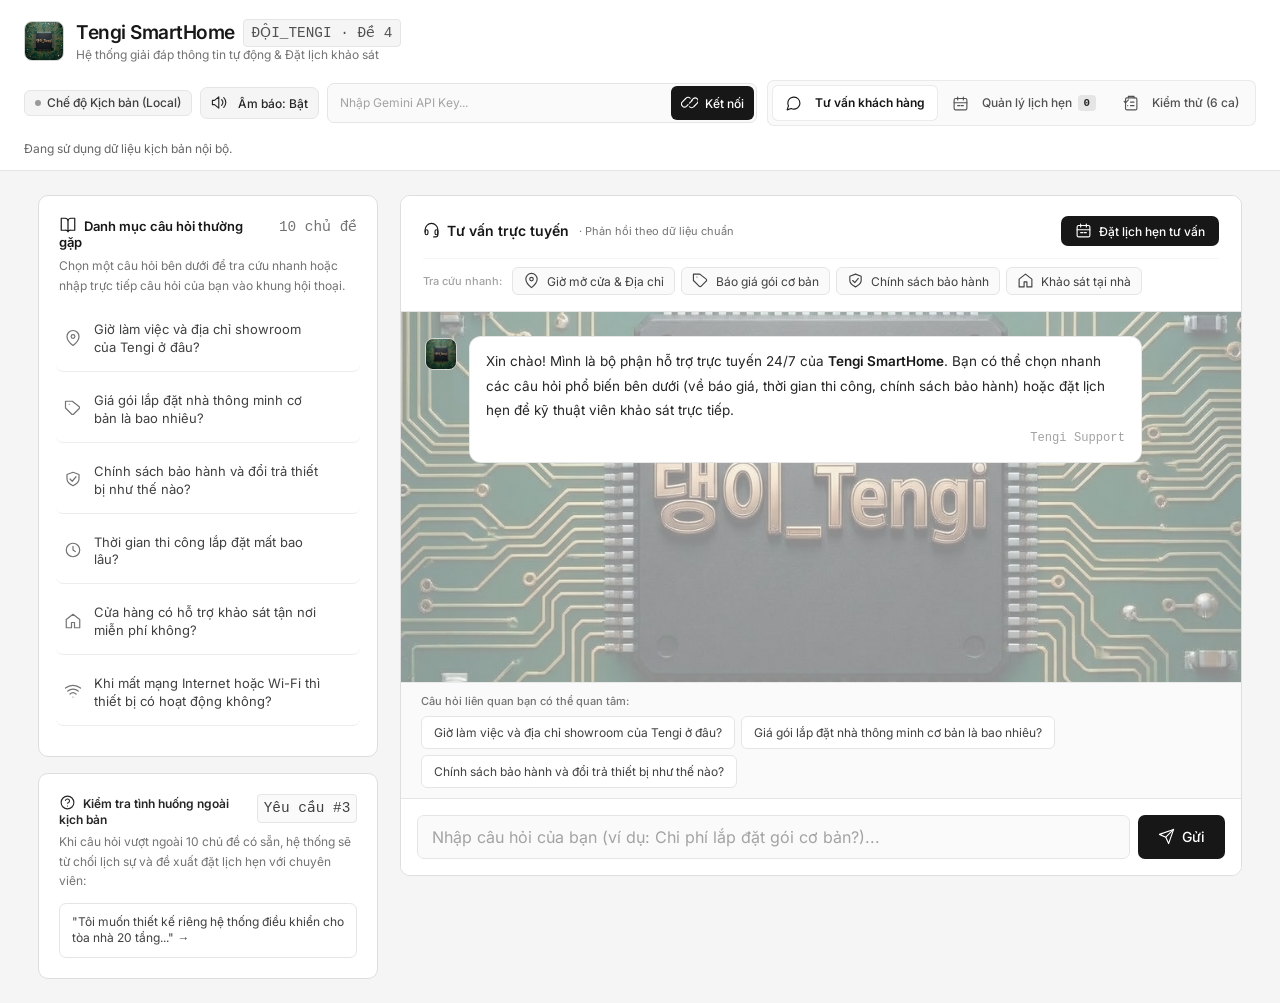
<file: index.html>
<!DOCTYPE html>
<html lang="vi">
<head>
  <meta charset="UTF-8" />
  <meta name="referrer" content="no-referrer" />
  <meta name="viewport" content="width=device-width, initial-scale=1.0" />
  <title>Tengi SmartHome — Hỗ trợ Khách hàng & Đặt lịch hẹn</title>
  <link rel="icon" type="image/x-icon" href="assets/favicon.ico?v=9" />
  <link rel="icon" type="image/png" sizes="48x48" href="assets/favicon-48.png?v=9" />
  <link rel="apple-touch-icon" sizes="180x180" href="assets/apple-touch-icon.png?v=9" />
  <link rel="stylesheet" href="styles/utilities.css" />
  <link rel="stylesheet" href="styles/main.css?v=12.0" />
</head>
<body class="bg-[#f5f5f5] text-neutral-900 min-h-screen flex flex-col selection:bg-neutral-100 selection:text-neutral-900">

  <!-- TOAST NOTIFICATION -->
  <div id="toastNotification" role="status" aria-live="polite" class="hidden fixed bottom-5 right-5 z-50 bg-neutral-900 text-white px-4 py-2.5 rounded-lg shadow-lg text-xs font-medium"></div>

  <!-- TOP NAVIGATION BAR -->
  <header class="bg-white/90 backdrop-blur-md border-b border-neutral-200 sticky top-0 z-30">
    <div class="max-w-6xl mx-auto px-4 sm:px-6 py-3 flex flex-wrap items-center justify-between gap-3">
      <!-- Brand Identity -->
      <div class="flex items-center gap-3">
        <img src="assets/tengi-avatar.jpg" alt="Ảnh đại diện đội TENGI" width="40" height="40" class="tengi-avatar tengi-avatar-brand" />
        <div>
          <div class="flex items-center gap-2">
            <h1 class="font-semibold text-sm sm:text-base text-neutral-900">Tengi SmartHome</h1>
            <span class="hidden sm:inline-block text-[11px] bg-neutral-100 text-neutral-600 border border-neutral-200 px-2 py-0.5 rounded font-mono-code">ĐỘI_TENGI · Đề 4</span>
          </div>
          <p class="text-xs text-neutral-500">Hệ thống giải đáp thông tin tự động & Đặt lịch khảo sát</p>
        </div>
      </div>

      <!-- Controls & Segmented Navigation -->
      <div class="flex items-center gap-2 flex-wrap">
        <span id="aiModeBadge" class="inline-flex items-center gap-1.5 px-2.5 py-1 rounded-md text-xs font-medium bg-neutral-100 text-neutral-700 border border-neutral-200">
          <span class="w-1.5 h-1.5 rounded-full bg-neutral-400"></span>Chế độ Kịch bản (Local)
        </span>

        <button id="btnSoundToggle" type="button" onclick="window.toggleSoundNotification()"
          class="px-2.5 py-1.5 rounded-lg text-xs font-medium bg-neutral-100 text-neutral-800 border border-neutral-200 hover:bg-neutral-200/70 transition">
          Âm báo: Bật
        </button>

        <div id="apiConnectionControls" class="flex items-center bg-neutral-50 border border-neutral-200 rounded-lg p-0.5">
          <input id="apiKeyInput" aria-label="Gemini API Key" aria-describedby="apiConnectionStatus" autocomplete="off" spellcheck="false" type="password" placeholder="Nhập Gemini API Key..."
            class="bg-transparent text-xs px-2.5 py-1 w-40 focus:outline-none text-neutral-800 placeholder:text-neutral-400" />
          <button id="btnConnectApi" type="button" onclick="window.saveApiKeyFromUI()"
            class="bg-neutral-900 hover:bg-neutral-800 text-white font-medium text-xs px-2.5 py-1 rounded-md transition">
            <span data-icon="link"></span>Kết nối
          </button>
        </div>

        <button id="btnDisconnectApi" type="button" onclick="window.disconnectApi()" hidden class="api-disconnect">Ngắt kết nối</button>
        <nav class="bg-neutral-100 p-1 rounded-lg border border-neutral-200/80 flex gap-0.5">
          <button id="tab-customer" type="button" onclick="window.switchTab('customer')"
            class="px-3 py-1.5 rounded-md text-xs font-semibold transition bg-white text-neutral-900 shadow-xs border border-neutral-200/80 flex items-center gap-1.5">
            <span data-icon="message"></span>Tư vấn khách hàng
          </button>
          <button id="tab-admin" type="button" onclick="window.switchTab('admin')"
            class="px-3 py-1.5 rounded-md text-xs font-medium transition text-neutral-600 hover:text-neutral-900 flex items-center gap-1.5">
            <span data-icon="calendar"></span>Quản lý lịch hẹn
            <span id="adminCountBadge" class="bg-neutral-200 text-neutral-800 px-1.5 py-0.2 rounded text-[11px] font-mono-code font-semibold">0</span>
          </button>
          <button id="tab-testcases" type="button" onclick="window.switchTab('testcases')"
            class="px-3 py-1.5 rounded-md text-xs font-medium transition text-neutral-600 hover:text-neutral-900 flex items-center gap-1.5">
            <span data-icon="checklist"></span>Kiểm thử (6 ca)
          </button>
        </nav>
      </div>
      <p id="apiConnectionStatus" class="api-status" role="status" aria-live="polite" aria-atomic="true" data-state="local">Đang sử dụng dữ liệu kịch bản nội bộ.</p>
    </div>
  </header>

  <!-- MAIN WORKSPACE -->
  <main class="flex-1 max-w-6xl w-full mx-auto px-4 sm:px-6 py-6">

    <!-- VIEW 1: CUSTOMER SUPPORT & BOOKING -->
    <section id="view-customer" class="grid grid-cols-1 lg:grid-cols-12 gap-6 items-start">
      
      <!-- Left Column: Knowledge Base Directory -->
      <aside class="lg:col-span-4 space-y-4">
        <div class="surface-card rounded-xl p-4">
          <div class="flex items-center justify-between mb-1.5">
            <h2 class="font-semibold text-xs text-neutral-900 uppercase tracking-wider"><span data-icon="book"></span>Danh mục câu hỏi thường gặp</h2>
            <span class="text-[11px] font-mono-code text-neutral-500">10 chủ đề</span>
          </div>
          <p class="text-xs text-neutral-500 mb-3 leading-relaxed">
            Chọn một câu hỏi bên dưới để tra cứu nhanh hoặc nhập trực tiếp câu hỏi của bạn vào khung hội thoại.
          </p>
          <div id="faqListContainer" class="space-y-1.5 max-h-[390px] overflow-y-auto chat-scroll pr-1"></div>
        </div>

        <!-- Out-of-scope Scenario Card -->
        <div class="surface-card rounded-xl p-4 bg-neutral-50/70">
          <div class="flex items-center justify-between mb-1">
            <h3 class="font-semibold text-xs text-neutral-800"><span data-icon="help"></span>Kiểm tra tình huống ngoài kịch bản</h3>
            <span class="text-[11px] font-mono-code text-neutral-700 bg-neutral-50 border border-neutral-200 px-1.5 py-0.5 rounded">Yêu cầu #3</span>
          </div>
          <p class="text-xs text-neutral-500 mb-3 leading-relaxed">
            Khi câu hỏi vượt ngoài 10 chủ đề có sẵn, hệ thống sẽ từ chối lịch sự và đề xuất đặt lịch hẹn với chuyên viên:
          </p>
          <button type="button"
            onclick="window.askQuestion('Tôi muốn thiết kế riêng hệ thống điều khiển công nghiệp cho tòa nhà 20 tầng tại Đà Nẵng thì chi phí sao?')"
            class="w-full text-left text-xs bg-white hover:bg-neutral-100 border border-neutral-200 hover:border-neutral-300 text-neutral-700 px-3 py-2.5 rounded-lg transition leading-snug">
            "Tôi muốn thiết kế riêng hệ thống điều khiển cho tòa nhà 20 tầng..." →
          </button>
        </div>
      </aside>

      <!-- Right Column: Clean Conversation Interface -->
      <div class="lg:col-span-8 surface-card rounded-xl flex flex-col h-[640px] overflow-hidden">
        
        <!-- Conversation Header & Quick Replies -->
        <div class="px-5 py-3.5 bg-white border-b border-neutral-200 space-y-3">
          <div class="flex items-center justify-between">
            <div class="flex items-center gap-2.5">
              <span class="w-2 h-2 rounded-full bg-neutral-600"></span>
              <span class="font-semibold text-sm text-neutral-900"><span data-icon="headphones"></span>Tư vấn trực tuyến</span>
              <span class="hidden sm:inline-block text-[11px] text-neutral-500 font-normal">· Phản hồi theo dữ liệu chuẩn</span>
            </div>
            <button type="button" onclick="window.openBookingModal(false)"
              class="text-xs bg-neutral-900 hover:bg-neutral-800 text-white font-medium px-3.5 py-1.5 rounded-lg transition">
              <span data-icon="calendar"></span>Đặt lịch hẹn tư vấn
            </button>
          </div>

          <!-- Minimalist Quick Replies -->
          <div class="flex items-center gap-1.5 flex-wrap pt-2 border-t border-neutral-100">
            <span class="text-[11px] text-neutral-400 font-medium mr-1">Tra cứu nhanh:</span>
            <button type="button" onclick="window.askQuestion('Giờ làm việc và địa chỉ showroom của Tengi ở đâu?')"
              class="text-xs bg-neutral-50 hover:bg-neutral-100 text-neutral-700 border border-neutral-200 px-2.5 py-1 rounded-md transition">
              <span data-icon="pin"></span>Giờ mở cửa & Địa chỉ
            </button>
            <button type="button" onclick="window.askQuestion('Giá gói lắp đặt nhà thông minh cơ bản là bao nhiêu?')"
              class="text-xs bg-neutral-50 hover:bg-neutral-100 text-neutral-700 border border-neutral-200 px-2.5 py-1 rounded-md transition">
              <span data-icon="tag"></span>Báo giá gói cơ bản
            </button>
            <button type="button" onclick="window.askQuestion('Chính sách bảo hành và đổi trả thiết bị như thế nào?')"
              class="text-xs bg-neutral-50 hover:bg-neutral-100 text-neutral-700 border border-neutral-200 px-2.5 py-1 rounded-md transition">
              <span data-icon="shield"></span>Chính sách bảo hành
            </button>
            <button type="button" onclick="window.askQuestion('Cửa hàng có hỗ trợ khảo sát tận nơi miễn phí không?')"
              class="text-xs bg-neutral-50 hover:bg-neutral-100 text-neutral-700 border border-neutral-200 px-2.5 py-1 rounded-md transition">
              <span data-icon="home"></span>Khảo sát tại nhà
            </button>
          </div>
        </div>

        <!-- Chat Messages Canvas -->
        <div id="chatMessages" role="log" aria-live="polite" class="flex-1 p-5 overflow-y-auto chat-scroll space-y-4 bg-[#f5f5f5]/60"></div>

        <!-- 03 Related Follow-up Questions -->
        <div class="px-5 py-2.5 bg-neutral-50 border-t border-neutral-200/80">
          <p class="text-[11px] text-neutral-500 mb-1.5 font-medium">Câu hỏi liên quan bạn có thể quan tâm:</p>
          <div id="suggestedChips" class="flex flex-wrap gap-1.5"></div>
        </div>

        <!-- Validation Error Banner -->
        <div id="chatErrorBanner" class="hidden px-5 py-2 bg-neutral-50 border-t border-neutral-200 text-neutral-700 text-xs"></div>

        <!-- Message Input Bar -->
        <form onsubmit="window.handleChatSubmit(event)" class="p-3 bg-white border-t border-neutral-200 flex gap-2">
          <input id="chatInput" aria-label="Câu hỏi của bạn" type="text"
            placeholder="Nhập câu hỏi của bạn (ví dụ: Chi phí lắp đặt gói cơ bản?)..."
            class="flex-1 bg-neutral-50 border border-neutral-200 rounded-lg px-3.5 py-2 text-sm text-neutral-900 placeholder:text-neutral-400 focus:outline-none focus:bg-white focus:border-neutral-400 transition" />
          <button type="submit"
            class="bg-neutral-900 hover:bg-neutral-800 text-white font-medium px-5 py-2 rounded-lg text-sm transition shrink-0">
            <span data-icon="send"></span>Gửi
          </button>
        </form>
      </div>
    </section>

    <!-- VIEW 2: ADMIN APPOINTMENT MANAGEMENT -->
    <section id="view-admin" class="hidden space-y-6">
      <div class="surface-card rounded-xl p-6">
        <div class="flex flex-wrap items-center justify-between gap-4 mb-6">
          <div>
            <h2 class="text-lg font-semibold text-neutral-900"><span data-icon="calendar"></span>Quản lý lịch hẹn</h2>
            <p class="text-xs text-neutral-500 mt-0.5">
              Theo dõi yêu cầu khảo sát, tạo lịch Google Calendar và liên hệ khách hàng qua Zalo.
            </p>
          </div>
          <div class="flex items-center gap-2">
            <button type="button" onclick="window.openBookingModal(false)"
              class="text-xs bg-neutral-900 hover:bg-neutral-800 text-white font-medium px-3.5 py-2 rounded-lg transition">
              <span data-icon="plus"></span>Tạo lịch hẹn mới
            </button>
            <button type="button" onclick="window.clearAllBookings()"
              class="text-xs bg-white hover:bg-neutral-50 border border-neutral-200 hover:border-neutral-200 text-neutral-600 hover:text-neutral-700 font-medium px-3.5 py-2 rounded-lg transition">
              <span data-icon="trash"></span>Xóa tất cả
            </button>
          </div>
        </div>

        <div class="grid grid-cols-1 sm:grid-cols-3 gap-4 mb-6">
          <div class="bg-neutral-50 border border-neutral-200/80 p-4 rounded-lg">
            <p class="text-xs text-neutral-500"><span data-icon="calendar"></span>Lịch hẹn đang chờ xử lý</p>
            <p id="statTotalBookings" class="text-2xl font-semibold text-neutral-900 font-mono-code mt-1">0</p>
          </div>
          <div class="bg-neutral-50 border border-neutral-200/80 p-4 rounded-lg">
            <p class="text-xs text-neutral-500"><span data-icon="database"></span>Lưu trữ dữ liệu</p>
            <p class="text-sm font-semibold text-neutral-800 mt-2">Lưu trên thiết bị này</p><p class="text-xs text-neutral-500 mt-2">Người dùng chung trình duyệt có thể xem. Xóa dữ liệu khi dùng máy công cộng.</p>
          </div>
          <div class="bg-neutral-50 border border-neutral-200/80 p-4 rounded-lg">
            <p class="text-xs text-neutral-500"><span data-icon="clock"></span>Giờ tiếp nhận khảo sát</p>
            <p class="text-sm font-semibold text-neutral-800 mt-2">SĐT 10 số VN · Khung giờ 08:00–20:00</p>
          </div>
        </div>

        <div class="overflow-x-auto rounded-lg border border-neutral-200">
          <table class="w-full text-left border-collapse">
            <thead>
              <tr class="bg-neutral-50 text-neutral-500 text-[11px] font-semibold uppercase tracking-wider border-b border-neutral-200">
                <th class="py-3 px-4">Mã phiếu</th>
                <th class="py-3 px-4">Khách hàng</th>
                <th class="py-3 px-4">Số điện thoại</th>
                <th class="py-3 px-4">Thời gian hẹn</th>
                <th class="py-3 px-4">Nội dung tư vấn</th>
                <th class="py-3 px-4 text-right">Thao tác</th>
              </tr>
            </thead>
            <tbody id="adminTableBody" class="divide-y divide-neutral-200 text-sm bg-white"></tbody>
          </table>
        </div>
      </div>
    </section>

    <!-- VIEW 3: 6 TEST CASES SUITE (BẢNG A) -->
    <section id="view-testcases" class="hidden space-y-6">
      <div class="surface-card rounded-xl p-6">
        <div class="mb-5">
          <span class="text-[11px] font-mono-code font-semibold uppercase tracking-wider text-neutral-700">Tiêu chí Bảng A · Kiểm thử & Xử lý lỗi (15 điểm)</span>
          <h2 class="text-lg font-semibold text-neutral-900 mt-1"><span data-icon="checklist"></span>Kiểm thử hệ thống</h2>
          <p class="text-xs text-neutral-500 mt-0.5">
            Bao gồm 02 ca bình thường, 02 ca đầu vào không hợp lệ và 02 ca biên/sự cố. Bấm nút <strong><span data-icon="play"></span>Chạy thử</strong> ở từng dòng để kiểm chứng trực tiếp.
          </p>
        </div>

        <div class="overflow-x-auto rounded-lg border border-neutral-200">
          <table class="w-full text-left border-collapse text-xs sm:text-sm bg-white">
            <thead>
              <tr class="bg-neutral-50 text-neutral-500 text-[11px] font-semibold uppercase tracking-wider border-b border-neutral-200">
                <th class="py-3 px-4">Mã</th>
                <th class="py-3 px-4">Nhóm</th>
                <th class="py-3 px-4">Dữ liệu đầu vào / Kịch bản</th>
                <th class="py-3 px-4">Kỳ vọng</th>
                <th class="py-3 px-4">Kết quả thực tế</th>
                <th class="py-3 px-4 text-right">Thực thi</th>
              </tr>
            </thead>
            <tbody class="divide-y divide-neutral-200">
              <tr class="hover:bg-neutral-50/70">
                <td data-label="Mã" class="py-3.5 px-4 font-mono-code font-semibold text-neutral-800">TC-01</td>
                <td data-label="Nhóm" class="py-3.5 px-4"><span class="bg-neutral-50 text-neutral-800 border border-neutral-200 px-2 py-0.5 rounded text-xs font-medium">Bình thường 1</span></td>
                <td data-label="Dữ liệu đầu vào / Kịch bản" class="py-3.5 px-4 text-neutral-700">Hỏi câu trong FAQ: <em>"Giá gói lắp đặt nhà thông minh cơ bản là bao nhiêu?"</em></td>
                <td data-label="Kỳ vọng" class="py-3.5 px-4 text-neutral-600">Diễn đạt tự nhiên báo giá 4.900.000đ kèm đúng 03 câu hỏi gợi ý.</td>
                <td data-label="Kết quả thực tế" class="py-3.5 px-4 text-neutral-700 font-medium">ĐẠT: Phản hồi chính xác, hiển thị đủ 03 câu hỏi liên quan.</td>
                <td data-label="Thực thi" class="py-3.5 px-4 text-right">
                  <button onclick="window.runTestCase(1)" class="bg-neutral-900 hover:bg-neutral-800 text-white px-3 py-1.5 rounded-md text-xs font-medium"><span data-icon="play"></span>Chạy thử</button>
                </td>
              </tr>
              <tr class="hover:bg-neutral-50/70">
                <td data-label="Mã" class="py-3.5 px-4 font-mono-code font-semibold text-neutral-800">TC-02</td>
                <td data-label="Nhóm" class="py-3.5 px-4"><span class="bg-neutral-50 text-neutral-800 border border-neutral-200 px-2 py-0.5 rounded text-xs font-medium">Bình thường 2</span></td>
                <td data-label="Dữ liệu đầu vào / Kịch bản" class="py-3.5 px-4 text-neutral-700">Đặt lịch hợp lệ: <em>"Phạm Nga Thế"</em>, SĐT <em>"0912345678"</em>, tự chọn khung giờ tương lai còn trống (08:00–20:00).</td>
                <td data-label="Kỳ vọng" class="py-3.5 px-4 text-neutral-600">Lưu vào <code>localStorage</code>, hiện thẻ xác nhận và đồng bộ sang trang Quản lý.</td>
                <td id="testResult2" data-label="Kết quả thực tế" role="status" aria-live="polite" class="py-3.5 px-4 text-neutral-700">Chưa chạy — bấm Chạy thử để ghi nhận kết quả thực tế.</td>
                <td data-label="Thực thi" class="py-3.5 px-4 text-right">
                  <button onclick="window.runTestCase(2)" class="bg-neutral-900 hover:bg-neutral-800 text-white px-3 py-1.5 rounded-md text-xs font-medium"><span data-icon="play"></span>Chạy thử</button>
                </td>
              </tr>
              <tr class="hover:bg-neutral-50/70">
                <td data-label="Mã" class="py-3.5 px-4 font-mono-code font-semibold text-neutral-800">TC-03</td>
                <td data-label="Nhóm" class="py-3.5 px-4"><span class="bg-neutral-50 text-neutral-800 border border-neutral-200 px-2 py-0.5 rounded text-xs font-medium">Không hợp lệ 1</span></td>
                <td data-label="Dữ liệu đầu vào / Kịch bản" class="py-3.5 px-4 text-neutral-700">Nhập SĐT sai định dạng: <em>"12345abc"</em> vào Form đặt lịch.</td>
                <td data-label="Kỳ vọng" class="py-3.5 px-4 text-neutral-600">Chặn lưu, hiển thị thông báo yêu cầu SĐT 10 chữ số chuẩn Việt Nam.</td>
                <td data-label="Kết quả thực tế" class="py-3.5 px-4 text-neutral-700 font-medium">ĐẠT: Chặn submit, báo lỗi rõ ràng và trỏ vào ô SĐT.</td>
                <td data-label="Thực thi" class="py-3.5 px-4 text-right">
                  <button onclick="window.runTestCase(3)" class="bg-white hover:bg-neutral-100 text-neutral-800 border border-neutral-300 px-3 py-1.5 rounded-md text-xs font-medium"><span data-icon="play"></span>Chạy thử</button>
                </td>
              </tr>
              <tr class="hover:bg-neutral-50/70">
                <td data-label="Mã" class="py-3.5 px-4 font-mono-code font-semibold text-neutral-800">TC-04</td>
                <td data-label="Nhóm" class="py-3.5 px-4"><span class="bg-neutral-50 text-neutral-800 border border-neutral-200 px-2 py-0.5 rounded text-xs font-medium">Không hợp lệ 2</span></td>
                <td data-label="Dữ liệu đầu vào / Kịch bản" class="py-3.5 px-4 text-neutral-700">Chọn ngày hẹn trong quá khứ (<em>01/01/2020</em>).</td>
                <td data-label="Kỳ vọng" class="py-3.5 px-4 text-neutral-600">Chặn lưu lịch hẹn trong quá khứ, giữ nguyên trạng thái dữ liệu.</td>
                <td data-label="Kết quả thực tế" class="py-3.5 px-4 text-neutral-700 font-medium">ĐẠT: Cảnh báo ngày không hợp lệ, không ghi vào bộ nhớ.</td>
                <td data-label="Thực thi" class="py-3.5 px-4 text-right">
                  <button onclick="window.runTestCase(4)" class="bg-white hover:bg-neutral-100 text-neutral-800 border border-neutral-300 px-3 py-1.5 rounded-md text-xs font-medium"><span data-icon="play"></span>Chạy thử</button>
                </td>
              </tr>
              <tr class="hover:bg-neutral-50/70">
                <td data-label="Mã" class="py-3.5 px-4 font-mono-code font-semibold text-neutral-800">TC-05</td>
                <td data-label="Nhóm" class="py-3.5 px-4"><span class="bg-neutral-100 text-neutral-700 border border-neutral-300 px-2 py-0.5 rounded text-xs font-medium">Ca biên 1</span></td>
                <td data-label="Dữ liệu đầu vào / Kịch bản" class="py-3.5 px-4 text-neutral-700">Hỏi câu ngoài danh mục FAQ: <em>"Thiết kế BMS công nghiệp cho tòa nhà 25 tầng..."</em></td>
                <td data-label="Kỳ vọng" class="py-3.5 px-4 text-neutral-600">Không trả lời bịa đặt, đặt <code>can_answer=false</code> và mời đặt lịch hẹn.</td>
                <td id="testResult5" data-label="Kết quả thực tế" role="status" aria-live="polite" class="py-3.5 px-4 text-neutral-700">Chưa chạy — bấm Chạy thử để ghi nhận kết quả thực tế.</td>
                <td data-label="Thực thi" class="py-3.5 px-4 text-right">
                  <button onclick="window.runTestCase(5)" class="bg-white hover:bg-neutral-100 text-neutral-800 border border-neutral-300 px-3 py-1.5 rounded-md text-xs font-medium"><span data-icon="play"></span>Chạy thử</button>
                </td>
              </tr>
              <tr class="hover:bg-neutral-50/70">
                <td data-label="Mã" class="py-3.5 px-4 font-mono-code font-semibold text-neutral-800">TC-06</td>
                <td data-label="Nhóm" class="py-3.5 px-4"><span class="bg-neutral-100 text-neutral-700 border border-neutral-300 px-2 py-0.5 rounded text-xs font-medium">Ca sự cố 2</span></td>
                <td data-label="Dữ liệu đầu vào / Kịch bản" class="py-3.5 px-4 text-neutral-700">Giả lập lỗi mạng API & dữ liệu <code>localStorage</code> bị hỏng định dạng JSON.</td>
                <td data-label="Kỳ vọng" class="py-3.5 px-4 text-neutral-600">Tự động khôi phục <code>localStorage</code> và chuyển sang bộ xử lý dự phòng.</td>
                <td data-label="Kết quả thực tế" class="py-3.5 px-4 text-neutral-700 font-medium">ĐẠT: Ứng dụng hoạt động ổn định, không bị dừng đột ngột.</td>
                <td data-label="Thực thi" class="py-3.5 px-4 text-right">
                  <button onclick="window.runTestCase(6)" class="bg-white hover:bg-neutral-100 text-neutral-800 border border-neutral-300 px-3 py-1.5 rounded-md text-xs font-medium"><span data-icon="play"></span>Chạy thử</button>
                </td>
              </tr>
            </tbody>
          </table>
        </div>
      </div>
    </section>

  </main>

  <dialog id="shareDialog" aria-labelledby="shareTitle" aria-describedby="shareExplanation">
    <div class="share-heading"><h2 id="shareTitle">Xem trước thông tin chia sẻ</h2><button type="button" id="shareClose" aria-label="Đóng">×</button></div>
    <p id="shareExplanation"></p>
    <p id="shareRecipient" class="share-recipient" hidden></p>
    <label class="share-check"><input id="sharePersonal" type="checkbox" /> Thêm tên, số điện thoại và ghi chú tư vấn</label>
    <p class="share-hint">Mặc định chỉ chia sẻ mã hẹn và thời gian. Không chia sẻ mật khẩu, mã cửa, khóa API hoặc thông tin riêng tư trong ghi chú.</p>
    <label for="sharePreview">Nội dung sẽ chia sẻ</label>
    <textarea id="sharePreview" readonly rows="7" spellcheck="false"></textarea>
    <label class="share-check"><input id="shareConsent" type="checkbox" /> Tôi đã kiểm tra nội dung và đồng ý chia sẻ hoặc tải file này.</label>
    <p id="shareFeedback" role="status" aria-live="polite"></p>
    <div class="share-actions"><button id="shareCopy" type="button" hidden disabled>Sao chép nội dung</button><button id="shareExecute" type="button" disabled>Tiếp tục</button></div>
  </dialog>

  <!-- BOOKING MODAL -->
  <div id="bookingModal" role="dialog" aria-modal="true" aria-label="Đặt lịch hẹn tư vấn" class="fixed inset-0 bg-neutral-900/40 backdrop-blur-xs hidden items-center justify-center z-50 p-4">
    <div class="bg-white border border-neutral-200 rounded-xl max-w-md w-full p-6 shadow-xl relative">
      <button type="button" onclick="window.closeBookingModal()" class="absolute top-4 right-4 text-neutral-400 hover:text-neutral-700 text-sm" aria-label="Đóng cửa sổ"><span data-icon="x"></span></button>
      <h3 class="text-base font-semibold text-neutral-900 mb-1"><span data-icon="calendar"></span>Đặt lịch hẹn tư vấn</h3>
      <p class="text-xs text-neutral-500 mb-4">Chuyên viên kỹ thuật sẽ liên hệ hỗ trợ bạn theo đúng khung giờ đã đăng ký (08:00 – 20:00).</p>

      <div id="bookingFormError" class="hidden mb-3 p-3 rounded-lg bg-neutral-50 border border-neutral-200 text-neutral-700 text-xs leading-relaxed"></div>

      <form id="bookingForm" onsubmit="window.handleBookingSubmit(event)" class="space-y-3.5" novalidate>
        <div>
          <label class="block text-xs font-medium text-neutral-700 mb-1">Họ và tên *</label>
          <input id="bookName" aria-label="Họ và tên" type="text" placeholder="Ví dụ: Phạm Nga Thế"
            class="w-full bg-white border border-neutral-300 rounded-lg px-3 py-2 text-sm text-neutral-900 placeholder:text-neutral-400 focus:outline-none focus:border-neutral-900" />
        </div>

        <div>
          <label class="block text-xs font-medium text-neutral-700 mb-1">Số điện thoại (10 số) *</label>
          <input id="bookPhone" aria-label="Số điện thoại" type="tel" placeholder="Ví dụ: 0912345678"
            class="w-full bg-white border border-neutral-300 rounded-lg px-3 py-2 text-sm text-neutral-900 placeholder:text-neutral-400 focus:outline-none focus:border-neutral-900" />
        </div>

        <div>
          <div class="flex items-center justify-between mb-1">
            <span class="text-xs font-medium text-neutral-700">Ngày và giờ hẹn *</span>
            <button type="button" onclick="window.fillTodayNow()"
              class="text-[11px] text-neutral-700 hover:text-neutral-800 font-medium underline">
              Điền nhanh hôm nay
            </button>
          </div>
          <div class="grid grid-cols-2 gap-3">
            <div>
              <input id="bookDate" aria-label="Ngày hẹn" type="date"
                class="w-full bg-white border border-neutral-300 rounded-lg px-3 py-2 text-sm text-neutral-900 focus:outline-none focus:border-neutral-900" />
            </div>
            <div>
              <input id="bookTime" aria-label="Giờ hẹn" type="time"
                class="w-full bg-white border border-neutral-300 rounded-lg px-3 py-2 text-sm text-neutral-900 focus:outline-none focus:border-neutral-900" />
            </div>
          </div>
        </div>

        <div>
          <label class="block text-xs font-medium text-neutral-700 mb-1">Nội dung cần tư vấn</label>
          <textarea id="bookNote" aria-label="Nội dung tư vấn" rows="2" placeholder="Ghi chú nhu cầu lắp đặt hoặc câu hỏi của bạn..."
            class="w-full bg-white border border-neutral-300 rounded-lg px-3 py-2 text-sm text-neutral-900 placeholder:text-neutral-400 focus:outline-none focus:border-neutral-900"></textarea>
        </div>

        <div class="pt-2 flex justify-end gap-2">
          <button type="button" onclick="window.closeBookingModal()"
            class="px-4 py-2 rounded-lg text-xs font-medium bg-neutral-100 hover:bg-neutral-200 text-neutral-700 transition">
            Hủy
          </button>
          <button type="submit"
            class="px-5 py-2 rounded-lg text-xs font-medium bg-neutral-900 hover:bg-neutral-800 text-white transition">
            <span data-icon="check"></span>Xác nhận đặt lịch
          </button>
        </div>
      </form>
    </div>
  </div>

  <!-- SCRIPTS -->
  <script src="src/icons.js?v=12.0"></script>
  <script src="config.example.js?v=12.0"></script>
  <script src="src/data/faqData.js?v=12.0"></script>
  <script src="src/utils/validator.js?v=12.0"></script>
  <script src="src/utils/wowHelper.js?v=12.0"></script>
  <script src="src/services/storageService.js?v=12.0"></script>
  <script src="src/services/aiService.js?v=12.0"></script>
  <script src="src/app.js?v=12.0"></script>
  <script src="src/utils/secureSharing.js?v=12.0"></script>
</body>
</html>
</file>
<file: styles/utilities.css>
*,:after,:before{--tw-border-spacing-x:0;--tw-border-spacing-y:0;--tw-translate-x:0;--tw-translate-y:0;--tw-rotate:0;--tw-skew-x:0;--tw-skew-y:0;--tw-scale-x:1;--tw-scale-y:1;--tw-pan-x: ;--tw-pan-y: ;--tw-pinch-zoom: ;--tw-scroll-snap-strictness:proximity;--tw-gradient-from-position: ;--tw-gradient-via-position: ;--tw-gradient-to-position: ;--tw-ordinal: ;--tw-slashed-zero: ;--tw-numeric-figure: ;--tw-numeric-spacing: ;--tw-numeric-fraction: ;--tw-ring-inset: ;--tw-ring-offset-width:0px;--tw-ring-offset-color:#fff;--tw-ring-color:rgba(59,130,246,.5);--tw-ring-offset-shadow:0 0 #0000;--tw-ring-shadow:0 0 #0000;--tw-shadow:0 0 #0000;--tw-shadow-colored:0 0 #0000;--tw-blur: ;--tw-brightness: ;--tw-contrast: ;--tw-grayscale: ;--tw-hue-rotate: ;--tw-invert: ;--tw-saturate: ;--tw-sepia: ;--tw-drop-shadow: ;--tw-backdrop-blur: ;--tw-backdrop-brightness: ;--tw-backdrop-contrast: ;--tw-backdrop-grayscale: ;--tw-backdrop-hue-rotate: ;--tw-backdrop-invert: ;--tw-backdrop-opacity: ;--tw-backdrop-saturate: ;--tw-backdrop-sepia: ;--tw-contain-size: ;--tw-contain-layout: ;--tw-contain-paint: ;--tw-contain-style: }::backdrop{--tw-border-spacing-x:0;--tw-border-spacing-y:0;--tw-translate-x:0;--tw-translate-y:0;--tw-rotate:0;--tw-skew-x:0;--tw-skew-y:0;--tw-scale-x:1;--tw-scale-y:1;--tw-pan-x: ;--tw-pan-y: ;--tw-pinch-zoom: ;--tw-scroll-snap-strictness:proximity;--tw-gradient-from-position: ;--tw-gradient-via-position: ;--tw-gradient-to-position: ;--tw-ordinal: ;--tw-slashed-zero: ;--tw-numeric-figure: ;--tw-numeric-spacing: ;--tw-numeric-fraction: ;--tw-ring-inset: ;--tw-ring-offset-width:0px;--tw-ring-offset-color:#fff;--tw-ring-color:rgba(59,130,246,.5);--tw-ring-offset-shadow:0 0 #0000;--tw-ring-shadow:0 0 #0000;--tw-shadow:0 0 #0000;--tw-shadow-colored:0 0 #0000;--tw-blur: ;--tw-brightness: ;--tw-contrast: ;--tw-grayscale: ;--tw-hue-rotate: ;--tw-invert: ;--tw-saturate: ;--tw-sepia: ;--tw-drop-shadow: ;--tw-backdrop-blur: ;--tw-backdrop-brightness: ;--tw-backdrop-contrast: ;--tw-backdrop-grayscale: ;--tw-backdrop-hue-rotate: ;--tw-backdrop-invert: ;--tw-backdrop-opacity: ;--tw-backdrop-saturate: ;--tw-backdrop-sepia: ;--tw-contain-size: ;--tw-contain-layout: ;--tw-contain-paint: ;--tw-contain-style: }/*! tailwindcss v3.4.17 | MIT License | https://tailwindcss.com*/*,:after,:before{box-sizing:border-box;border:0 solid #e5e7eb}:after,:before{--tw-content:""}:host,html{line-height:1.5;-webkit-text-size-adjust:100%;-moz-tab-size:4;-o-tab-size:4;tab-size:4;font-family:ui-sans-serif,system-ui,sans-serif,Apple Color Emoji,Segoe UI Emoji,Segoe UI Symbol,Noto Color Emoji;font-feature-settings:normal;font-variation-settings:normal;-webkit-tap-highlight-color:transparent}body{margin:0;line-height:inherit}hr{height:0;color:inherit;border-top-width:1px}abbr:where([title]){-webkit-text-decoration:underline dotted;text-decoration:underline dotted}h1,h2,h3,h4,h5,h6{font-size:inherit;font-weight:inherit}a{color:inherit;text-decoration:inherit}b,strong{font-weight:bolder}code,kbd,pre,samp{font-family:ui-monospace,SFMono-Regular,Menlo,Monaco,Consolas,Liberation Mono,Courier New,monospace;font-feature-settings:normal;font-variation-settings:normal;font-size:1em}small{font-size:80%}sub,sup{font-size:75%;line-height:0;position:relative;vertical-align:baseline}sub{bottom:-.25em}sup{top:-.5em}table{text-indent:0;border-color:inherit;border-collapse:collapse}button,input,optgroup,select,textarea{font-family:inherit;font-feature-settings:inherit;font-variation-settings:inherit;font-size:100%;font-weight:inherit;line-height:inherit;letter-spacing:inherit;color:inherit;margin:0;padding:0}button,select{text-transform:none}button,input:where([type=button]),input:where([type=reset]),input:where([type=submit]){-webkit-appearance:button;background-color:transparent;background-image:none}:-moz-focusring{outline:auto}:-moz-ui-invalid{box-shadow:none}progress{vertical-align:baseline}::-webkit-inner-spin-button,::-webkit-outer-spin-button{height:auto}[type=search]{-webkit-appearance:textfield;outline-offset:-2px}::-webkit-search-decoration{-webkit-appearance:none}::-webkit-file-upload-button{-webkit-appearance:button;font:inherit}summary{display:list-item}blockquote,dd,dl,figure,h1,h2,h3,h4,h5,h6,hr,p,pre{margin:0}fieldset{margin:0}fieldset,legend{padding:0}menu,ol,ul{list-style:none;margin:0;padding:0}dialog{padding:0}textarea{resize:vertical}input::-moz-placeholder,textarea::-moz-placeholder{opacity:1;color:#9ca3af}input::placeholder,textarea::placeholder{opacity:1;color:#9ca3af}[role=button],button{cursor:pointer}:disabled{cursor:default}audio,canvas,embed,iframe,img,object,svg,video{display:block;vertical-align:middle}img,video{max-width:100%;height:auto}[hidden]:where(:not([hidden=until-found])){display:none}.\!container{width:100%!important}.container{width:100%}@media (min-width:640px){.\!container{max-width:640px!important}.container{max-width:640px}}@media (min-width:768px){.\!container{max-width:768px!important}.container{max-width:768px}}@media (min-width:1024px){.\!container{max-width:1024px!important}.container{max-width:1024px}}@media (min-width:1280px){.\!container{max-width:1280px!important}.container{max-width:1280px}}@media (min-width:1536px){.\!container{max-width:1536px!important}.container{max-width:1536px}}.fixed{position:fixed}.absolute{position:absolute}.relative{position:relative}.sticky{position:sticky}.inset-0{inset:0}.bottom-5{bottom:1.25rem}.right-4{right:1rem}.right-5{right:1.25rem}.top-0{top:0}.top-4{top:1rem}.z-30{z-index:30}.z-50{z-index:50}.mx-auto{margin-left:auto;margin-right:auto}.mb-1{margin-bottom:.25rem}.mb-1\.5{margin-bottom:.375rem}.mb-2\.5{margin-bottom:.625rem}.mb-3{margin-bottom:.75rem}.mb-4{margin-bottom:1rem}.mb-5{margin-bottom:1.25rem}.mb-6{margin-bottom:1.5rem}.mr-1{margin-right:.25rem}.mt-0\.5{margin-top:.125rem}.mt-1{margin-top:.25rem}.mt-1\.5{margin-top:.375rem}.mt-2{margin-top:.5rem}.mt-3{margin-top:.75rem}.block{display:block}.inline-block{display:inline-block}.flex{display:flex}.inline-flex{display:inline-flex}.table{display:table}.grid{display:grid}.contents{display:contents}.hidden{display:none}.h-1\.5{height:.375rem}.h-2{height:.5rem}.h-7{height:1.75rem}.h-9{height:2.25rem}.h-\[640px\]{height:640px}.max-h-\[390px\]{max-height:390px}.min-h-screen{min-height:100vh}.w-1\.5{width:.375rem}.w-2{width:.5rem}.w-40{width:10rem}.w-7{width:1.75rem}.w-9{width:2.25rem}.w-full{width:100%}.max-w-6xl{max-width:72rem}.max-w-\[80\%\]{max-width:80%}.max-w-\[85\%\]{max-width:85%}.max-w-md{max-width:28rem}.max-w-xs{max-width:20rem}.flex-1{flex:1 1 0%}.shrink-0{flex-shrink:0}.border-collapse{border-collapse:collapse}.transform{transform:translate(var(--tw-translate-x),var(--tw-translate-y)) rotate(var(--tw-rotate)) skewX(var(--tw-skew-x)) skewY(var(--tw-skew-y)) scaleX(var(--tw-scale-x)) scaleY(var(--tw-scale-y))}.grid-cols-1{grid-template-columns:repeat(1,minmax(0,1fr))}.grid-cols-2{grid-template-columns:repeat(2,minmax(0,1fr))}.flex-col{flex-direction:column}.flex-wrap{flex-wrap:wrap}.items-start{align-items:flex-start}.items-center{align-items:center}.justify-start{justify-content:flex-start}.justify-end{justify-content:flex-end}.justify-center{justify-content:center}.justify-between{justify-content:space-between}.gap-0\.5{gap:.125rem}.gap-1{gap:.25rem}.gap-1\.5{gap:.375rem}.gap-2{gap:.5rem}.gap-2\.5{gap:.625rem}.gap-3{gap:.75rem}.gap-4{gap:1rem}.gap-6{gap:1.5rem}.space-x-1\.5>:not([hidden])~:not([hidden]){--tw-space-x-reverse:0;margin-right:calc(.375rem*var(--tw-space-x-reverse));margin-left:calc(.375rem*(1 - var(--tw-space-x-reverse)))}.space-y-1>:not([hidden])~:not([hidden]){--tw-space-y-reverse:0;margin-top:calc(.25rem*(1 - var(--tw-space-y-reverse)));margin-bottom:calc(.25rem*var(--tw-space-y-reverse))}.space-y-1\.5>:not([hidden])~:not([hidden]){--tw-space-y-reverse:0;margin-top:calc(.375rem*(1 - var(--tw-space-y-reverse)));margin-bottom:calc(.375rem*var(--tw-space-y-reverse))}.space-y-3>:not([hidden])~:not([hidden]){--tw-space-y-reverse:0;margin-top:calc(.75rem*(1 - var(--tw-space-y-reverse)));margin-bottom:calc(.75rem*var(--tw-space-y-reverse))}.space-y-3\.5>:not([hidden])~:not([hidden]){--tw-space-y-reverse:0;margin-top:calc(.875rem*(1 - var(--tw-space-y-reverse)));margin-bottom:calc(.875rem*var(--tw-space-y-reverse))}.space-y-4>:not([hidden])~:not([hidden]){--tw-space-y-reverse:0;margin-top:calc(1rem*(1 - var(--tw-space-y-reverse)));margin-bottom:calc(1rem*var(--tw-space-y-reverse))}.space-y-6>:not([hidden])~:not([hidden]){--tw-space-y-reverse:0;margin-top:calc(1.5rem*(1 - var(--tw-space-y-reverse)));margin-bottom:calc(1.5rem*var(--tw-space-y-reverse))}.divide-y>:not([hidden])~:not([hidden]){--tw-divide-y-reverse:0;border-top-width:calc(1px*(1 - var(--tw-divide-y-reverse)));border-bottom-width:calc(1px*var(--tw-divide-y-reverse))}.divide-neutral-200>:not([hidden])~:not([hidden]){--tw-divide-opacity:1;border-color:rgb(229 229 229/var(--tw-divide-opacity,1))}.overflow-hidden{overflow:hidden}.overflow-x-auto{overflow-x:auto}.overflow-y-auto{overflow-y:auto}.break-words{overflow-wrap:break-word}.rounded{border-radius:.25rem}.rounded-2xl{border-radius:1rem}.rounded-full{border-radius:9999px}.rounded-lg{border-radius:.5rem}.rounded-md{border-radius:.375rem}.rounded-xl{border-radius:.75rem}.rounded-br-sm{border-bottom-right-radius:.125rem}.rounded-tl-sm{border-top-left-radius:.125rem}.border{border-width:1px}.border-b{border-bottom-width:1px}.border-t{border-top-width:1px}.border-neutral-100{--tw-border-opacity:1;border-color:rgb(245 245 245/var(--tw-border-opacity,1))}.border-neutral-200{--tw-border-opacity:1;border-color:rgb(229 229 229/var(--tw-border-opacity,1))}.border-neutral-200\/80{border-color:hsla(0,0%,90%,.8)}.border-neutral-200\/90{border-color:hsla(0,0%,90%,.9)}.border-neutral-300{--tw-border-opacity:1;border-color:rgb(212 212 212/var(--tw-border-opacity,1))}.bg-\[\#f5f5f5\]{--tw-bg-opacity:1;background-color:rgb(245 245 245/var(--tw-bg-opacity,1))}.bg-\[\#f5f5f5\]\/60{background-color:hsla(0,0%,96%,.6)}.bg-neutral-100{--tw-bg-opacity:1;background-color:rgb(245 245 245/var(--tw-bg-opacity,1))}.bg-neutral-200{--tw-bg-opacity:1;background-color:rgb(229 229 229/var(--tw-bg-opacity,1))}.bg-neutral-400{--tw-bg-opacity:1;background-color:rgb(163 163 163/var(--tw-bg-opacity,1))}.bg-neutral-50{--tw-bg-opacity:1;background-color:rgb(250 250 250/var(--tw-bg-opacity,1))}.bg-neutral-50\/70{background-color:hsla(0,0%,98%,.7)}.bg-neutral-600{--tw-bg-opacity:1;background-color:rgb(82 82 82/var(--tw-bg-opacity,1))}.bg-neutral-700{--tw-bg-opacity:1;background-color:rgb(64 64 64/var(--tw-bg-opacity,1))}.bg-neutral-900{--tw-bg-opacity:1;background-color:rgb(23 23 23/var(--tw-bg-opacity,1))}.bg-neutral-900\/40{background-color:hsla(0,0%,9%,.4)}.bg-transparent{background-color:transparent}.bg-white{--tw-bg-opacity:1;background-color:rgb(255 255 255/var(--tw-bg-opacity,1))}.bg-white\/90{background-color:hsla(0,0%,100%,.9)}.p-0\.5{padding:.125rem}.p-1{padding:.25rem}.p-3{padding:.75rem}.p-4{padding:1rem}.p-5{padding:1.25rem}.p-6{padding:1.5rem}.px-1\.5{padding-left:.375rem;padding-right:.375rem}.px-2{padding-left:.5rem;padding-right:.5rem}.px-2\.5{padding-left:.625rem;padding-right:.625rem}.px-3{padding-left:.75rem;padding-right:.75rem}.px-3\.5{padding-left:.875rem;padding-right:.875rem}.px-4{padding-left:1rem;padding-right:1rem}.px-5{padding-left:1.25rem;padding-right:1.25rem}.py-0\.5{padding-top:.125rem;padding-bottom:.125rem}.py-1{padding-top:.25rem;padding-bottom:.25rem}.py-1\.5{padding-top:.375rem;padding-bottom:.375rem}.py-10{padding-top:2.5rem;padding-bottom:2.5rem}.py-2{padding-top:.5rem;padding-bottom:.5rem}.py-2\.5{padding-top:.625rem;padding-bottom:.625rem}.py-3{padding-top:.75rem;padding-bottom:.75rem}.py-3\.5{padding-top:.875rem;padding-bottom:.875rem}.py-6{padding-top:1.5rem;padding-bottom:1.5rem}.pb-2\.5{padding-bottom:.625rem}.pr-1{padding-right:.25rem}.pt-0\.5{padding-top:.125rem}.pt-1{padding-top:.25rem}.pt-2{padding-top:.5rem}.pt-3{padding-top:.75rem}.text-left{text-align:left}.text-center{text-align:center}.text-right{text-align:right}.text-2xl{font-size:1.5rem;line-height:2rem}.text-\[11px\]{font-size:11px}.text-\[13\.5px\]{font-size:13.5px}.text-\[13px\]{font-size:13px}.text-base{font-size:1rem;line-height:1.5rem}.text-lg{font-size:1.125rem;line-height:1.75rem}.text-sm{font-size:.875rem;line-height:1.25rem}.text-xs{font-size:.75rem;line-height:1rem}.font-medium{font-weight:500}.font-normal{font-weight:400}.font-semibold{font-weight:600}.uppercase{text-transform:uppercase}.leading-relaxed{line-height:1.625}.leading-snug{line-height:1.375}.tracking-tight{letter-spacing:-.025em}.tracking-wider{letter-spacing:.05em}.text-neutral-400{--tw-text-opacity:1;color:rgb(163 163 163/var(--tw-text-opacity,1))}.text-neutral-500{--tw-text-opacity:1;color:rgb(115 115 115/var(--tw-text-opacity,1))}.text-neutral-600{--tw-text-opacity:1;color:rgb(82 82 82/var(--tw-text-opacity,1))}.text-neutral-700{--tw-text-opacity:1;color:rgb(64 64 64/var(--tw-text-opacity,1))}.text-neutral-800{--tw-text-opacity:1;color:rgb(38 38 38/var(--tw-text-opacity,1))}.text-neutral-900{--tw-text-opacity:1;color:rgb(23 23 23/var(--tw-text-opacity,1))}.text-white{--tw-text-opacity:1;color:rgb(255 255 255/var(--tw-text-opacity,1))}.underline{text-decoration-line:underline}.shadow-lg{--tw-shadow:0 10px 15px -3px rgba(0,0,0,.1),0 4px 6px -4px rgba(0,0,0,.1);--tw-shadow-colored:0 10px 15px -3px var(--tw-shadow-color),0 4px 6px -4px var(--tw-shadow-color)}.shadow-lg,.shadow-sm{box-shadow:var(--tw-ring-offset-shadow,0 0 #0000),var(--tw-ring-shadow,0 0 #0000),var(--tw-shadow)}.shadow-sm{--tw-shadow:0 1px 2px 0 rgba(0,0,0,.05);--tw-shadow-colored:0 1px 2px 0 var(--tw-shadow-color)}.shadow-xl{--tw-shadow:0 20px 25px -5px rgba(0,0,0,.1),0 8px 10px -6px rgba(0,0,0,.1);--tw-shadow-colored:0 20px 25px -5px var(--tw-shadow-color),0 8px 10px -6px var(--tw-shadow-color);box-shadow:var(--tw-ring-offset-shadow,0 0 #0000),var(--tw-ring-shadow,0 0 #0000),var(--tw-shadow)}.filter{filter:var(--tw-blur) var(--tw-brightness) var(--tw-contrast) var(--tw-grayscale) var(--tw-hue-rotate) var(--tw-invert) var(--tw-saturate) var(--tw-sepia) var(--tw-drop-shadow)}.backdrop-blur-md{--tw-backdrop-blur:blur(12px);-webkit-backdrop-filter:var(--tw-backdrop-blur) var(--tw-backdrop-brightness) var(--tw-backdrop-contrast) var(--tw-backdrop-grayscale) var(--tw-backdrop-hue-rotate) var(--tw-backdrop-invert) var(--tw-backdrop-opacity) var(--tw-backdrop-saturate) var(--tw-backdrop-sepia);backdrop-filter:var(--tw-backdrop-blur) var(--tw-backdrop-brightness) var(--tw-backdrop-contrast) var(--tw-backdrop-grayscale) var(--tw-backdrop-hue-rotate) var(--tw-backdrop-invert) var(--tw-backdrop-opacity) var(--tw-backdrop-saturate) var(--tw-backdrop-sepia)}.transition{transition-property:color,background-color,border-color,text-decoration-color,fill,stroke,opacity,box-shadow,transform,filter,-webkit-backdrop-filter;transition-property:color,background-color,border-color,text-decoration-color,fill,stroke,opacity,box-shadow,transform,filter,backdrop-filter;transition-property:color,background-color,border-color,text-decoration-color,fill,stroke,opacity,box-shadow,transform,filter,backdrop-filter,-webkit-backdrop-filter;transition-timing-function:cubic-bezier(.4,0,.2,1);transition-duration:.15s}.selection\:bg-neutral-100 ::-moz-selection{--tw-bg-opacity:1;background-color:rgb(245 245 245/var(--tw-bg-opacity,1))}.selection\:bg-neutral-100 ::selection{--tw-bg-opacity:1;background-color:rgb(245 245 245/var(--tw-bg-opacity,1))}.selection\:text-neutral-900 ::-moz-selection{--tw-text-opacity:1;color:rgb(23 23 23/var(--tw-text-opacity,1))}.selection\:text-neutral-900 ::selection{--tw-text-opacity:1;color:rgb(23 23 23/var(--tw-text-opacity,1))}.selection\:bg-neutral-100::-moz-selection{--tw-bg-opacity:1;background-color:rgb(245 245 245/var(--tw-bg-opacity,1))}.selection\:bg-neutral-100::selection{--tw-bg-opacity:1;background-color:rgb(245 245 245/var(--tw-bg-opacity,1))}.selection\:text-neutral-900::-moz-selection{--tw-text-opacity:1;color:rgb(23 23 23/var(--tw-text-opacity,1))}.selection\:text-neutral-900::selection{--tw-text-opacity:1;color:rgb(23 23 23/var(--tw-text-opacity,1))}.placeholder\:text-neutral-400::-moz-placeholder{--tw-text-opacity:1;color:rgb(163 163 163/var(--tw-text-opacity,1))}.placeholder\:text-neutral-400::placeholder{--tw-text-opacity:1;color:rgb(163 163 163/var(--tw-text-opacity,1))}.hover\:border-neutral-200:hover{--tw-border-opacity:1;border-color:rgb(229 229 229/var(--tw-border-opacity,1))}.hover\:border-neutral-300:hover{--tw-border-opacity:1;border-color:rgb(212 212 212/var(--tw-border-opacity,1))}.hover\:bg-neutral-100:hover{--tw-bg-opacity:1;background-color:rgb(245 245 245/var(--tw-bg-opacity,1))}.hover\:bg-neutral-200:hover{--tw-bg-opacity:1;background-color:rgb(229 229 229/var(--tw-bg-opacity,1))}.hover\:bg-neutral-200\/70:hover{background-color:hsla(0,0%,90%,.7)}.hover\:bg-neutral-50:hover{--tw-bg-opacity:1;background-color:rgb(250 250 250/var(--tw-bg-opacity,1))}.hover\:bg-neutral-50\/70:hover{background-color:hsla(0,0%,98%,.7)}.hover\:bg-neutral-50\/80:hover{background-color:hsla(0,0%,98%,.8)}.hover\:bg-neutral-800:hover{--tw-bg-opacity:1;background-color:rgb(38 38 38/var(--tw-bg-opacity,1))}.hover\:text-neutral-600:hover{--tw-text-opacity:1;color:rgb(82 82 82/var(--tw-text-opacity,1))}.hover\:text-neutral-700:hover{--tw-text-opacity:1;color:rgb(64 64 64/var(--tw-text-opacity,1))}.hover\:text-neutral-800:hover{--tw-text-opacity:1;color:rgb(38 38 38/var(--tw-text-opacity,1))}.hover\:text-neutral-900:hover{--tw-text-opacity:1;color:rgb(23 23 23/var(--tw-text-opacity,1))}.hover\:text-neutral-950:hover{--tw-text-opacity:1;color:rgb(10 10 10/var(--tw-text-opacity,1))}.focus\:border-neutral-400:focus{--tw-border-opacity:1;border-color:rgb(163 163 163/var(--tw-border-opacity,1))}.focus\:border-neutral-900:focus{--tw-border-opacity:1;border-color:rgb(23 23 23/var(--tw-border-opacity,1))}.focus\:bg-white:focus{--tw-bg-opacity:1;background-color:rgb(255 255 255/var(--tw-bg-opacity,1))}.focus\:outline-none:focus{outline:2px solid transparent;outline-offset:2px}.group:hover .group-hover\:text-neutral-700{--tw-text-opacity:1;color:rgb(64 64 64/var(--tw-text-opacity,1))}@media (min-width:640px){.sm\:inline-block{display:inline-block}.sm\:grid-cols-3{grid-template-columns:repeat(3,minmax(0,1fr))}.sm\:px-6{padding-left:1.5rem;padding-right:1.5rem}.sm\:text-base{font-size:1rem;line-height:1.5rem}.sm\:text-sm{font-size:.875rem;line-height:1.25rem}}@media (min-width:1024px){.lg\:col-span-4{grid-column:span 4/span 4}.lg\:col-span-8{grid-column:span 8/span 8}.lg\:grid-cols-12{grid-template-columns:repeat(12,minmax(0,1fr))}}
</file>
<file: styles/main.css>
@font-face {
  font-family: 'Inter Variable';
  font-style: normal;
  font-display: swap;
  font-weight: 100 900;
  src: url(fonts/inter-vietnamese-wght-normal.woff2) format('woff2-variations');
  unicode-range: U+0102-0103,U+0110-0111,U+0128-0129,U+0168-0169,U+01A0-01A1,U+01AF-01B0,U+0300-0301,U+0303-0304,U+0308-0309,U+0323,U+0329,U+1EA0-1EF9,U+20AB;
}
@font-face {
  font-family: 'Inter Variable';
  font-style: normal;
  font-display: swap;
  font-weight: 100 900;
  src: url(fonts/inter-latin-ext-wght-normal.woff2) format('woff2-variations');
  unicode-range: U+0100-02BA,U+02BD-02C5,U+02C7-02CC,U+02CE-02D7,U+02DD-02FF,U+0304,U+0308,U+0329,U+1D00-1DBF,U+1E00-1E9F,U+1EF2-1EFF,U+2020,U+20A0-20AB,U+20AD-20C0,U+2113,U+2C60-2C7F,U+A720-A7FF;
}
@font-face {
  font-family: 'Inter Variable';
  font-style: normal;
  font-display: swap;
  font-weight: 100 900;
  src: url(fonts/inter-latin-wght-normal.woff2) format('woff2-variations');
  unicode-range: U+0000-00FF,U+0131,U+0152-0153,U+02BB-02BC,U+02C6,U+02DA,U+02DC,U+0304,U+0308,U+0329,U+2000-206F,U+20AC,U+2122,U+2191,U+2193,U+2212,U+2215,U+FEFF,U+FFFD;
}
/* Tengi — monochrome workspace. */
:root { color-scheme: light; --bg-canvas:#f5f5f5; --bg-surface:#fff; --text-primary:#202020; --text-secondary:#666; --border-subtle:#e3e3e3; }
* { box-sizing:border-box; }
body { margin:0; font-family:Arial,'Helvetica Neue',sans-serif; background:var(--bg-canvas); color:var(--text-primary); -webkit-font-smoothing:antialiased; line-height:1.55; }
.font-mono-code {font-family:ui-monospace,SFMono-Regular,Consolas,monospace; font-size:.9em;}
.ui-icon {display:inline-block;vertical-align:-3px; flex-shrink:0; margin-right:7px; width:17px; height:17px;}
button {cursor:pointer;} button,a,input,textarea { -webkit-tap-highlight-color:transparent; }
button .ui-icon:last-child:first-child {margin:0;}
button,a {transition:background-color .15s,border-color .15s,color .15s;}
:focus-visible {outline:2px solid #555;outline-offset:3px;}
::selection {background:#ddd;color:#111;}
.surface-card {background:#fff; border:1px solid #dedede;box-shadow:none;}
.rounded-xl {border-radius:10px!important;}.rounded-2xl {border-radius:12px!important;}.rounded-lg {border-radius:7px!important;}
header {background:#fff!important;backdrop-filter:none!important;}
header>div {max-width:1440px!important;gap:20px!important;padding-top:19px!important;padding-bottom:0!important;}
header>div>div:first-child {padding-bottom:3px;}
header>div>div:last-child {width:100%;padding-bottom:14px;gap:10px;}
header h1 {font-size:19px!important;letter-spacing:-.5px;}
header nav {margin-left:auto;background:#fafafa!important;}
header nav button {white-space:nowrap;min-height:36px;}
main {max-width:1440px!important;padding-top:25px!important;}
#view-customer {gap:22px;}
aside .surface-card {padding:20px;}
aside h2 {text-transform:none!important;letter-spacing:0!important;font-size:14px!important;}
aside h2 .ui-icon {width:18px;height:18px;}
#faqListContainer {max-height:448px;margin:0 -7px;padding:0 4px;}
#faqListContainer button {border:0;border-bottom:1px solid #ededed;border-radius:0;padding:14px 8px;align-items:center;gap:12px;}
#faqListContainer button:hover {background:#f5f5f5;}
#faqListContainer button>span:first-child {padding:0;color:#737373;}
#faqListContainer .ui-icon {margin:0;width:18px;height:18px;}
#faqListContainer button>span:nth-child(2) {flex:1;}
.faq-arrow {color:#aaa;opacity:0;}.faq-arrow .ui-icon {width:14px!important;}
#faqListContainer button:hover .faq-arrow,#faqListContainer button:focus-visible .faq-arrow {opacity:1;}
#view-customer>div {height:730px;}
#view-customer>div>div:first-child {padding:20px 22px 16px;}
#chatMessages {background:#fafafa!important;padding:24px;}
#chatMessages>div>div:last-child {line-height:1.8;}
#chatMessages .rounded-full {border-radius:8px;background:#fff;}
#suggestedChips button {border-radius:6px;background:#fff;text-align:left;line-height:1.6;}
#chatInput {min-width:0;min-height:44px;font-size:14px;}
#view-customer form {padding:16px;}
#view-admin .surface-card,#view-testcases .surface-card {padding:28px;}
#view-admin h2,#view-testcases h2 {font-size:22px;letter-spacing:-.6px;}
thead {background:#f6f6f6;}th {letter-spacing:.025em!important;font-size:11px;white-space:nowrap;}
td {line-height:1.65;vertical-align:middle;}
#view-testcases td:last-child button {white-space:nowrap;display:inline-flex;align-items:center;}
#view-testcases td:nth-child(5) {font-weight:400;}
.empty-state {display:flex;align-items:center;flex-direction:column;gap:7px;padding:24px 10px;color:#777;}
.empty-state>.ui-icon {width:32px;height:32px;margin:0 0 8px;color:#999;stroke-width:1.3;}
.empty-state strong {font-weight:500;color:#333;font-size:15px;}
.empty-state span {font-size:13px;}
.empty-state button {margin-top:8px;color:#222;font-size:12px;}
.empty-state button .ui-icon {width:14px;margin-left:5px;}
#bookingModal {background:rgb(0 0 0 / .4);overflow-y:auto;}
#bookingModal>div {max-height:calc(100dvh - 32px);overflow-y:auto;}
#bookingFormError,#chatErrorBanner {border-left:3px solid #333;background:#f3f3f3;color:#222;}
.chat-scroll {scrollbar-width:thin;scrollbar-color:#ccc transparent;}
@keyframes messageIn {from {opacity:0;transform:translateY(3px)}to {opacity:1;transform:translateY(0)}}
.msg-animate {animation:messageIn .16s ease-out;}
.typing-dot {width:5px;height:5px;border-radius:50%;background:#888;display:inline-block;animation:typing 1.2s infinite;}
.typing-dot:nth-child(2) {animation-delay:.15s}.typing-dot:nth-child(3) {animation-delay:.3s}
@keyframes typing {50%{opacity:.3;transform:translateY(-2px)}}
@media(min-width:1024px) {#view-customer {grid-template-columns:minmax(280px,340px) minmax(0,1fr);}#view-customer>aside,#view-customer>div {grid-column:auto;}}
@media(max-width:1100px) {header nav {margin-left:0;}}
@media(max-width:767px) {header>div {padding-top:14px!important;gap:12px!important;}header nav {width:100%;display:flex;overflow-x:auto;}header nav button {flex:1;padding:8px;font-size:11px;}header nav .ui-icon {width:15px;margin-right:4px;}header h1 {font-size:17px!important;}main {padding:16px!important;}#view-customer>div {height:700px;}#view-customer>div>div:first-child>div:first-child {align-items:flex-start;gap:12px;}#view-customer>div>div:first-child>div:first-child>button {max-width:150px;}#view-admin .surface-card,#view-testcases .surface-card {padding:18px;}#view-admin table,#view-testcases table {min-width:850px;}#faqListContainer {max-height:260px;}#chatMessages {padding:16px;}header>div>div:last-child>div {flex:1;}#apiKeyInput {width:100%;min-width:90px;}#chatMessages .max-w-\[85\%\] {max-width:92%;}}
@media(prefers-reduced-motion:reduce) {*,*::before,*::after {animation:none!important;transition:none!important;scroll-behavior:auto!important;}}
/* Compact labels retain their shape on narrow screens. */
.ui-icon {margin-right:7px!important;}
#faqListContainer .ui-icon,.empty-state>.ui-icon {margin-right:0!important;}
aside .surface-card>div:first-child {align-items:flex-start;gap:12px;}
aside .surface-card>div:first-child>span {white-space:nowrap;flex-shrink:0;}
aside h2 {font-size:13px!important;}
#view-customer>div>div:first-child>div:first-child>div {flex-wrap:wrap;}
#view-customer>div>div:first-child>div:first-child>div>span:first-child {display:none;}
#apiKeyInput+button {white-space:nowrap;}
#statTotalBookings {font-size:26px;}
@media(max-width:767px) {
 header nav {overflow:visible;gap:2px;}
 header nav button {min-width:0;white-space:normal;flex:1;justify-content:center;flex-wrap:wrap;padding:7px 5px!important;line-height:1.5;}
 header nav button .ui-icon {display:none;}
 header nav #adminCountBadge {display:none;}
 #view-customer>div {order:-1;height:700px;}
 #view-customer>div>div:first-child {padding:16px;}
 #view-customer>div>div:first-child>div:first-child>div {gap:4px;}
 #view-customer>div>div:first-child>div:first-child>button {font-size:11px;max-width:none;white-space:nowrap;padding:8px;}
 #view-customer>div>div:first-child>div:first-child>button .ui-icon {width:14px;}
 #view-customer>div>div:first-child>div:first-child {gap:8px;align-items:center;}
 #view-customer>div>div:first-child>div:first-child>div>span {font-size:12px;}
}

body {font-family:'Inter Variable',Arial,sans-serif;}

/* Team artwork is shared by the header and all assistant message states. */
.tengi-avatar {display:block;object-fit:cover;object-position:center;flex-shrink:0;border:1px solid #d4d4d4;border-radius:8px;background:#123c2c;}
.tengi-avatar-brand {width:40px;height:40px;}
.tengi-avatar-chat {width:32px;height:32px;margin-top:2px;}

/* v10: connection feedback and layouts based on available CSS pixels. */
header>div, main {width:100%;max-width:1760px!important;}
header>div {padding-inline:clamp(16px,3vw,48px);gap:14px!important;}
header>div>div:last-of-type {width:100%;padding-bottom:0;min-width:0;}
header .api-status {flex-basis:100%;margin:0;padding:0 0 12px;font-size:12px;line-height:1.5;overflow-wrap:anywhere;}
.api-status[data-state=error] {color:#a42626;}
.api-status[data-state=success] {color:#23633e;}
.api-status[data-state=pending],.api-status[data-state=local] {color:#666;}
#apiConnectionControls {min-width:240px;max-width:430px;flex:1 1 280px;}
#apiKeyInput {flex:1;min-width:0;width:auto;}
#apiKeyInput[aria-invalid=true] {outline:1px solid #a42626;border-radius:4px;}
#btnConnectApi {flex-shrink:0;min-height:34px;}
#btnConnectApi:disabled {opacity:.65;cursor:wait;}
.api-disconnect {border:1px solid #ddd;border-radius:6px;padding:7px 10px;font-size:12px;background:#fff;}
[hidden] {display:none!important;}
.connection-dot {display:inline-block;width:6px;height:6px;border-radius:50%;background:#999;flex-shrink:0;}
#aiModeBadge {overflow-wrap:anywhere;max-width:100%;}
#aiModeBadge[data-state=connected] .connection-dot {background:#397653;}
main {padding:24px clamp(16px,3vw,48px)!important;min-width:0;}
#view-customer>* {min-width:0;}
#view-customer>div {height:clamp(510px,calc(100dvh - var(--header-height,170px) - 48px),900px);}
#chatMessages {min-height:120px;overscroll-behavior:contain;}
#chatMessages>div>div {min-width:0;overflow-wrap:anywhere;}
#chatMessages>div {min-width:0;}
#chatInput {font-size:16px;}
#faqListContainer {max-height:clamp(240px,calc(100dvh - var(--header-height,170px) - 300px),600px);}
#view-admin .surface-card,#view-testcases .surface-card {min-width:0;}
#view-admin td,#view-testcases td {overflow-wrap:anywhere;}
#view-admin table {min-width:850px;}
#view-testcases table {min-width:950px;}
#toastNotification {max-width:calc(100vw - 32px);overflow-wrap:anywhere;}
@media(min-width:1600px) {
 #view-customer {grid-template-columns:minmax(300px,370px) minmax(0,1fr);}
}
@media(min-width:768px) and (max-width:1100px) {
 header nav {width:100%;margin-left:0;}
 header nav button {flex:1;justify-content:center;}
 #view-customer {grid-template-columns:minmax(220px,28%) minmax(0,1fr);}
 #view-customer>aside,#view-customer>div {grid-column:auto;}
 #chatMessages {padding:16px;}
 aside .surface-card {padding:14px;}
}
@media(max-width:767px) {
 header {position:static!important;}
 header>div {gap:10px!important;padding-top:12px!important;}
 header>div>div:first-child {min-width:0;}
 header h1 {font-size:17px!important;}
 header>div>div:last-of-type {gap:8px;}
 #apiConnectionControls {flex:1 1 100%;max-width:none;min-width:0;}
 #apiKeyInput {min-height:40px;font-size:16px;}
 header nav {order:5;flex-wrap:wrap;overflow:visible;padding:4px;gap:3px;}
 header nav button {min-width:0;min-height:42px;padding:6px 3px;font-size:11px;justify-content:center;gap:2px;white-space:normal;}
 header nav .ui-icon {display:none;}
 header .api-status {padding-bottom:10px;}
 #view-customer {display:flex;flex-direction:column;gap:16px;}
 #view-customer>div {order:-1;width:100%;height:clamp(500px,78svh,740px);}
 #view-customer>aside {width:100%;}
 #view-customer>div>div:first-child {padding:14px;}
 #view-customer>div>div:first-child>div:first-child {flex-wrap:wrap;}
 #view-customer>div>div:first-child>div:first-child>button {max-width:none;min-height:40px;}
 #chatMessages {padding:12px;}
 #chatMessages>div {gap:8px;}
 #chatMessages>div>div:last-child {max-width:calc(100% - 40px);font-size:14px;}
 #chatMessages>div.justify-end>div {max-width:90%;}
 #suggestedChips {gap:6px;}
 #suggestedChips button {max-width:100%;white-space:normal;}
 #view-customer form {padding:10px;gap:6px;}
 #chatInput {width:0;min-height:44px;padding:10px;}
 #view-customer form button {padding:10px;min-height:44px;}
 #view-customer form button .ui-icon {display:none;}
 #faqListContainer {max-height:300px;}
 #view-admin .surface-card,#view-testcases .surface-card {padding:14px;}
 #view-admin h2,#view-testcases h2 {font-size:20px;}
 #view-admin .surface-card>div:first-child>div:last-child {flex-wrap:wrap;}
 #view-admin .surface-card>div:nth-child(2) {grid-template-columns:1fr;}
 #view-admin table,#view-testcases table {display:block;width:100%;min-width:0;}
 #view-admin thead,#view-testcases thead {position:absolute;width:1px;height:1px;clip-path:inset(50%);overflow:hidden;}
 #view-admin tbody,#view-testcases tbody {display:block;padding:10px;background:#f7f7f7;}
 #view-admin tr,#view-testcases tr {display:block;border:1px solid #ddd;border-radius:8px;background:#fff;margin-bottom:12px;overflow:hidden;}
 #view-admin tr:last-child,#view-testcases tr:last-child {margin-bottom:0;}
 #view-admin td,#view-testcases td {display:block;width:100%;max-width:none;text-align:left;padding:10px 12px;border-bottom:1px solid #eee;font-size:13px;}
 #view-admin td:last-child,#view-testcases td:last-child {border-bottom:0;}
 td[data-label]::before {content:attr(data-label);display:block;color:#777;font-size:11px;font-weight:600;margin-bottom:4px;}
 #view-admin td:last-child a,#view-admin td:last-child button,#view-testcases td:last-child button {margin:3px 3px 3px 0;min-height:38px;}
 #bookingModal {padding:12px;}
 #bookingModal>div {max-height:calc(100dvh - 24px);width:100%;}
 #bookingModal input,#bookingModal textarea,#bookingModal select {font-size:16px;min-width:0;}
 #bookingModal .grid {grid-template-columns:1fr;}
}

/* Share preview: native modal, keyboard accessible, no external embeds. */
#shareDialog {width:min(560px,calc(100vw - 24px));max-height:calc(100dvh - 32px);overflow:auto;border:1px solid #ddd;border-radius:12px;padding:24px;color:#222;background:#fff;}
#shareDialog::backdrop {background:rgb(0 0 0 / .45);}
.share-heading {display:flex;align-items:flex-start;justify-content:space-between;gap:16px;}
.share-heading h2 {margin:0;font-size:19px;font-weight:600;}
#shareClose {border:0;background:#f3f3f3;border-radius:6px;font-size:24px;line-height:1;width:36px;height:36px;flex-shrink:0;}
#shareExplanation,.share-hint,.share-recipient {font-size:13px;line-height:1.65;}
.share-hint {color:#666;}
.share-recipient {padding:10px;background:#f3f3f3;border-radius:6px;font-weight:600;}
.share-check {display:flex;align-items:flex-start;gap:10px;margin:16px 0 10px;font-size:14px;}
.share-check input {margin-top:4px;width:17px;height:17px;flex-shrink:0;}
#sharePreview {display:block;width:100%;min-height:140px;resize:vertical;border:1px solid #ccc;border-radius:7px;background:#fafafa;padding:12px;margin-top:6px;font:14px/1.65 Arial,sans-serif;}
#shareFeedback {min-height:20px;font-size:13px;overflow-wrap:anywhere;}
.share-actions {display:flex;justify-content:flex-end;gap:10px;flex-wrap:wrap;}
.share-actions button {padding:10px 14px;border:1px solid #ccc;border-radius:7px;background:#fff;font-size:13px;min-height:44px;}
.share-actions #shareExecute {background:#191919;color:white;border-color:#191919;}
.share-actions button:disabled {opacity:.45;cursor:not-allowed;}
@media(max-width:767px) {#shareDialog {padding:16px;}#sharePreview {font-size:16px;}.share-actions button {flex:1;}}

/* Hidden views must stay hidden when the mobile layout uses display:flex. */
#view-customer.hidden {display:none!important;}

/* One selection performs exactly one booking action. */
.booking-status {display:block;width:fit-content;margin-top:6px;font-size:11px;font-weight:400;padding:2px 7px;border:1px solid #ddd;border-radius:5px;background:#f8f8f8;}
.booking-status[data-state=processed] {color:#28613f;background:#f0f7f2;border-color:#cce1d2;}
.booking-action-menu {max-width:100%;padding:8px;border:1px solid #ccc;border-radius:6px;background:#fff;color:#333;font-size:12px;margin-top:6px;min-height:38px;}
@media(max-width:767px) {.booking-action-menu {display:block;width:100%;font-size:16px;min-height:44px;}}

/* Team image at 56% transparency (44% image opacity), without fading chat text. */
#chatMessages {
  background:linear-gradient(rgb(250 250 250 / .56),rgb(250 250 250 / .56)),
    url("../assets/tengi-avatar.jpg") center / cover no-repeat!important;
}
</file>
